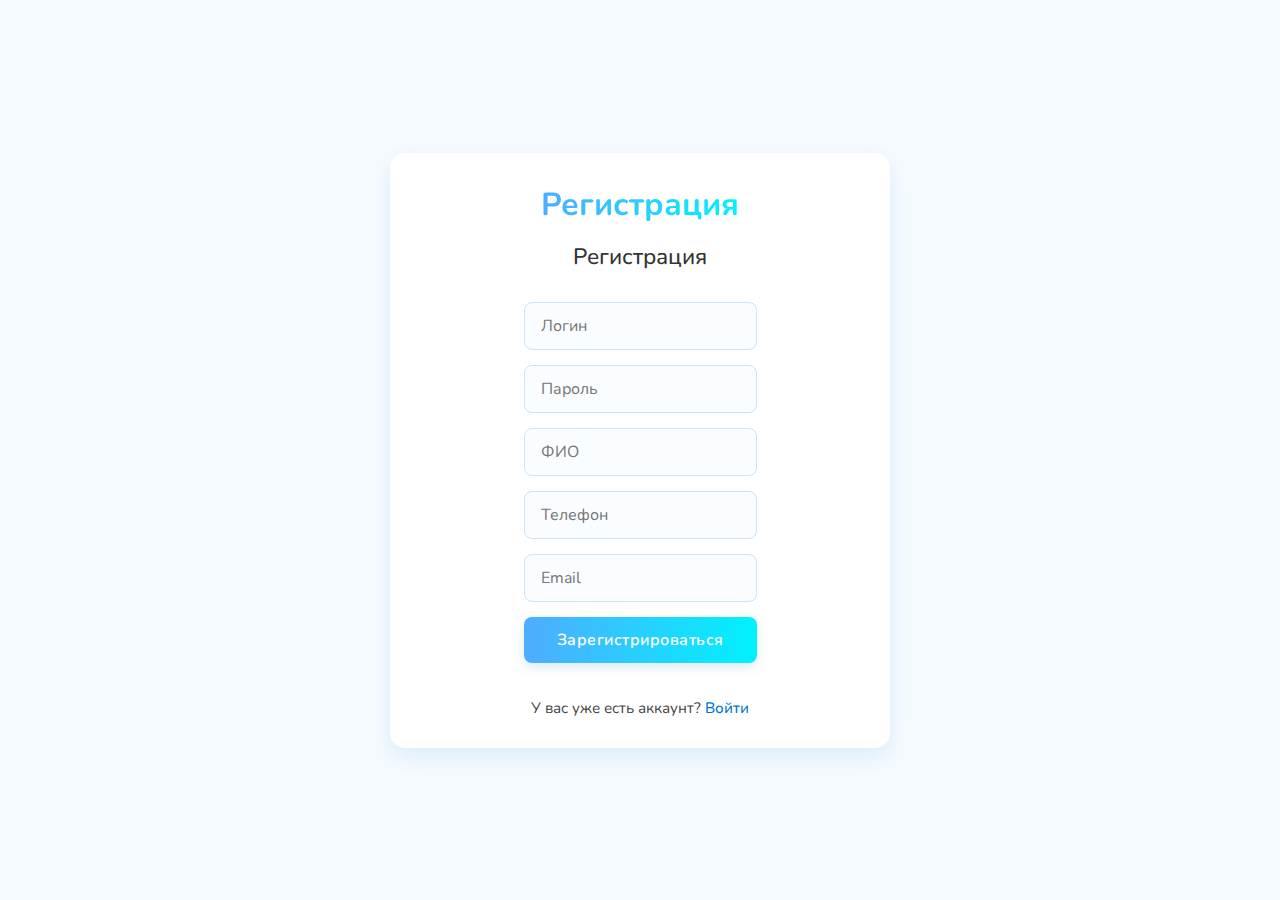
<file: index.html>
<!DOCTYPE html>
<html lang="ru">
  <head>
    <meta charset="UTF-8" />
    <meta name="viewport" content="width=device-width, initial-scale=1.0" />
    <link type="image/x-icon" href="img/favicon.ico" rel="shortcut icon" />
    <link type="Image/x-icon" href="img/favicon.ico" rel="icon" />
    <link rel="preconnect" href="https://fonts.googleapis.com" />
    <link rel="preconnect" href="https://fonts.gstatic.com" crossorigin />
    <link
      href="https://fonts.googleapis.com/css2?family=Nunito:ital,wght@0,200..1000;1,200..1000&display=swap"
      rel="stylesheet"
    />
    <link rel="stylesheet" href="css/style.css" />
    <title>Регистрация</title>
  </head>

  <body>
    <div class="registration_field">
      <h1>Регистрация</h1>
      <h2>Регистрация</h2>
      <form action="applic.html" method="GET">
        <input type="text" name="login" placeholder="Логин" required />
        <input type="password" name="password" placeholder="Пароль" required />
        <input type="text" name="name" placeholder="ФИО" required />
        <input type="tel" name="phone" placeholder="Телефон" required />
        <input type="email" name="email" placeholder="Email" required />
        <button type="submit" class="btn">Зарегистрироваться</button>
      </form>
      <p>У вас уже есть аккаунт? <a href="auth.html">Войти</a></p>
    </div>
  </body>
</html>
</file>
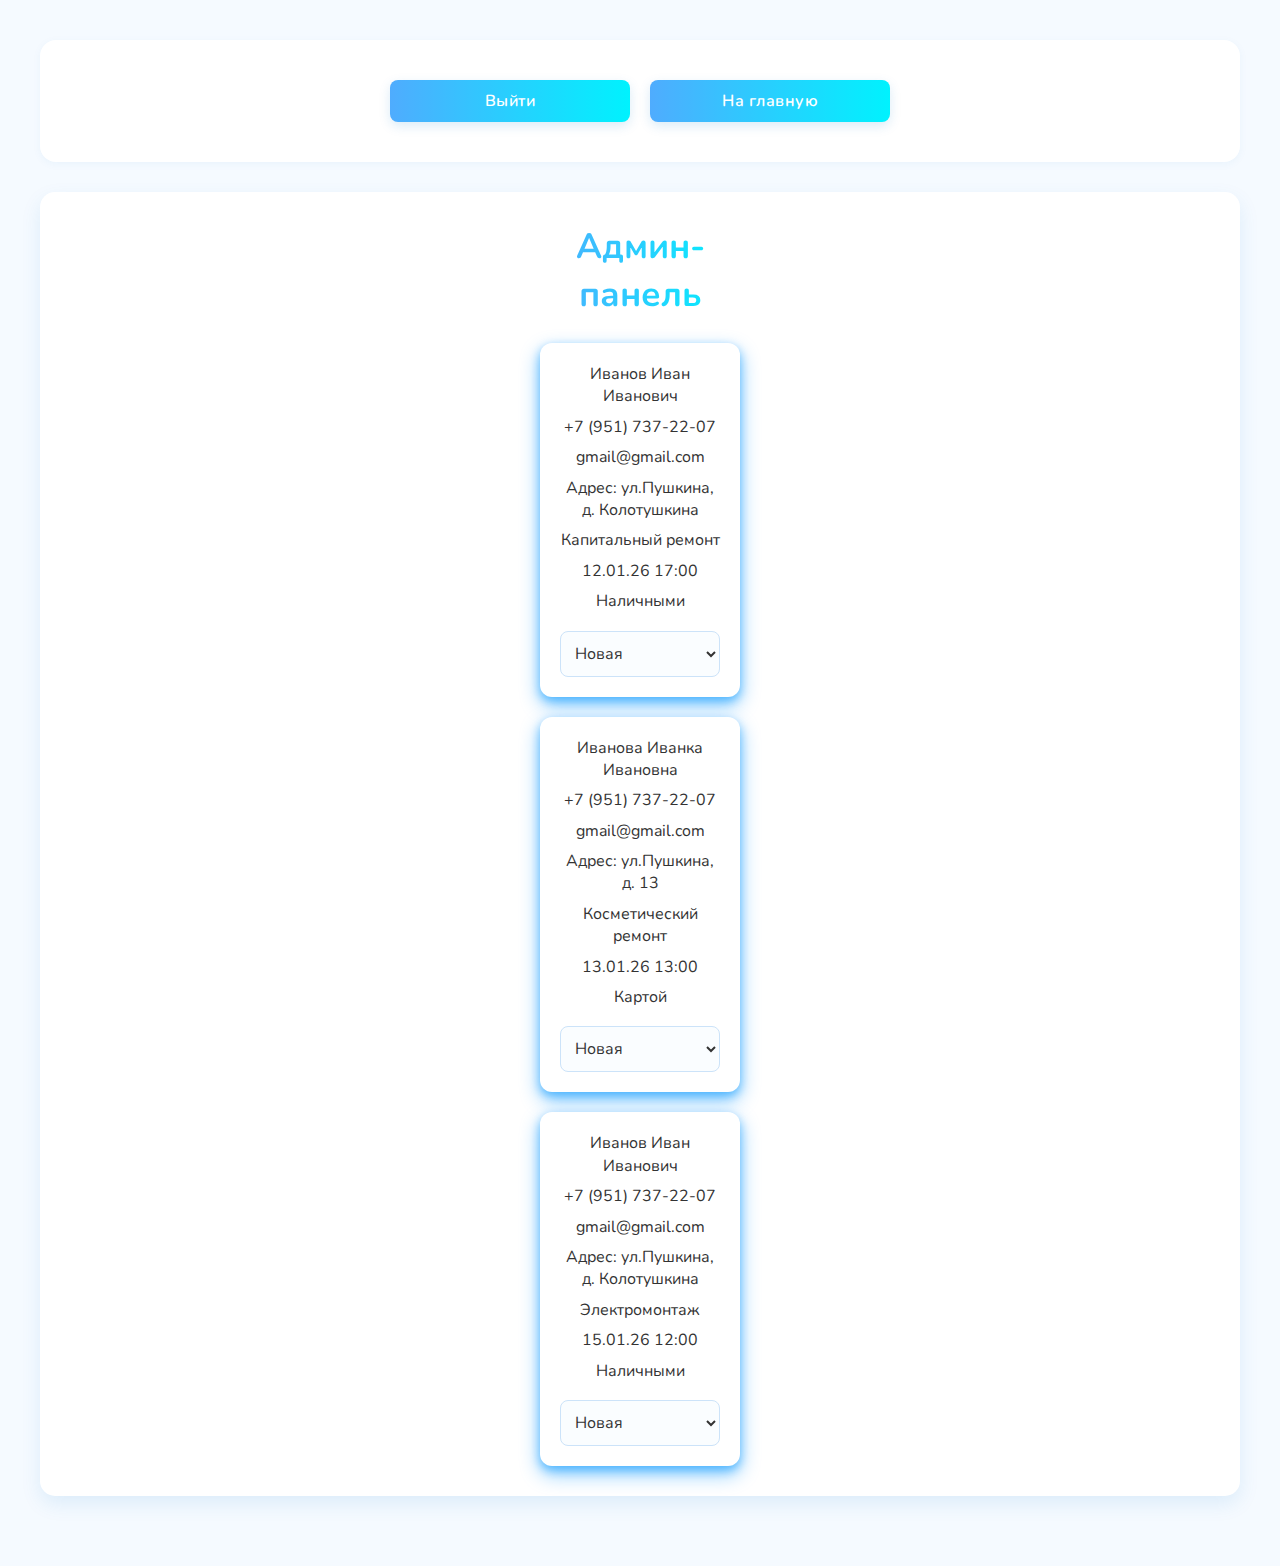
<file: admin.html>
<!DOCTYPE html>
<html lang="ru">
  <head>
    <meta charset="UTF-8" />
    <meta name="viewport" content="width=device-width, initial-scale=1.0" />
    <link type="image/x-icon" href="img/favicon.ico" rel="shortcut icon" />
    <link type="Image/x-icon" href="img/favicon.ico" rel="icon" />
    <link rel="preconnect" href="https://fonts.googleapis.com" />
    <link rel="preconnect" href="https://fonts.gstatic.com" crossorigin />
    <link
      href="https://fonts.googleapis.com/css2?family=Nunito:ital,wght@0,200..1000;1,200..1000&display=swap"
      rel="stylesheet"
    />
    <link rel="stylesheet" href="css/style.css" />
    <title>Мой ремонт</title>
  </head>

  <body>
    <main>
      <div class="main">
        <header class="top-bar">
          <div class="buttons">
            <a href="index.html"
              ><button class="btn" type="button">Выйти</button></a
            >
            <a href="applic.html"><button class="btn">На главную</button></a>
          </div>
        </header>
        <div class="applic_field">
          <h1>Админ-панель</h1>

          <div class="admin">
            <div class="application_admin">
              <div class="application_text">
                <p>Иванов Иван Иванович</p>
                <p>+7 (951) 737-22-07</p>
                <p>gmail@gmail.com</p>
                <p>Адрес: ул.Пушкина, д. Колотушкина</p>
                <p>Капитальный ремонт</p>
                <p>12.01.26 17:00</p>
                <p>Наличными</p>
                <select required>
                  <option value="" disabled selected>Новая</option>
                  <option value="В процессе">В процессе</option>
                  <option value="Завершена">Завершена</option>
                  <option value="Отменена">Отменена</option>
                </select>
              </div>
            </div>

            <div class="application_admin">
              <div class="application_text">
                <p>Иванова Иванка Ивановна</p>
                <p>+7 (951) 737-22-07</p>
                <p>gmail@gmail.com</p>
                <p>Адрес: ул.Пушкина, д. 13</p>
                <p>Косметический ремонт</p>
                <p>13.01.26 13:00</p>
                <p>Картой</p>
                <select required>
                  <option value="" disabled selected>Новая</option>
                  <option value="В процессе">В процессе</option>
                  <option value="Завершена">Завершена</option>
                  <option value="Отменена">Отменена</option>
                </select>
              </div>
            </div>

            <div class="application_admin">
              <div class="application_text">
                <p>Иванов Иван Иванович</p>
                <p>+7 (951) 737-22-07</p>
                <p>gmail@gmail.com</p>
                <p>Адрес: ул.Пушкина, д. Колотушкина</p>
                <p>Электромонтаж</p>
                <p>15.01.26 12:00</p>
                <p>Наличными</p>
                <select required>
                  <option value="" disabled selected>Новая</option>
                  <option value="В процессе">В процессе</option>
                  <option value="Завершена">Завершена</option>
                  <option value="Отменена">Отменена</option>
                </select>
              </div>
            </div>
          </div>
        </div>
      </div>
    </main>
  </body>
</html>
</file>
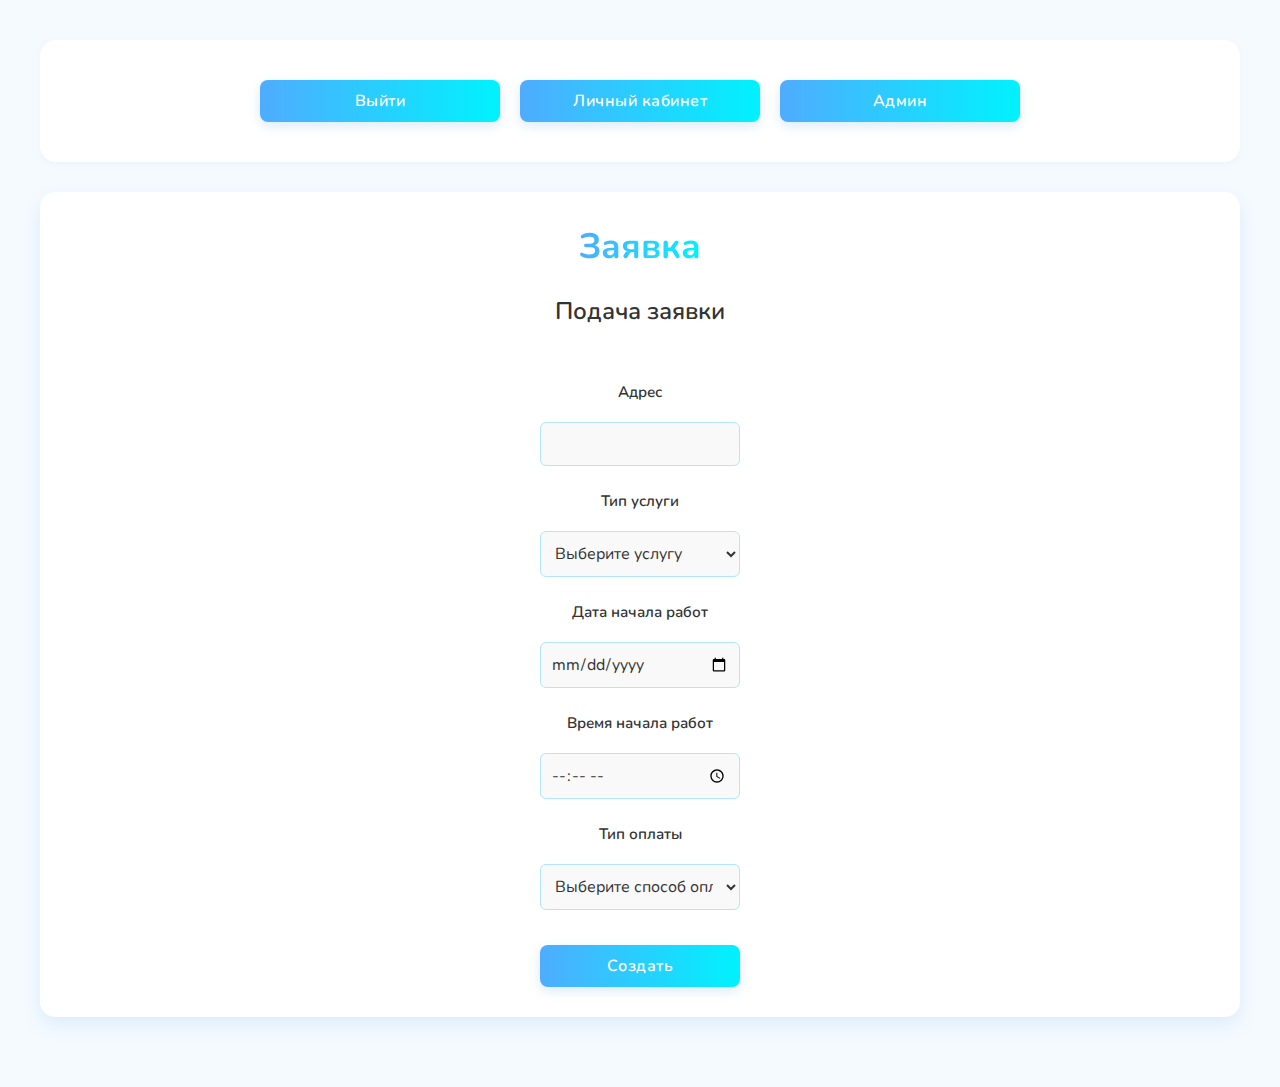
<file: applic.html>
<!DOCTYPE html>
<html lang="ru">
  <head>
    <meta charset="UTF-8" />
    <meta name="viewport" content="width=device-width, initial-scale=1.0" />
    <link type="image/x-icon" href="img/favicon.ico" rel="shortcut icon" />
    <link type="Image/x-icon" href="img/favicon.ico" rel="icon" />
    <link rel="preconnect" href="https://fonts.googleapis.com" />
    <link rel="preconnect" href="https://fonts.gstatic.com" crossorigin />
    <link
      href="https://fonts.googleapis.com/css2?family=Nunito:ital,wght@0,200..1000;1,200..1000&display=swap"
      rel="stylesheet"
    />
    <link rel="stylesheet" href="css/style.css" />
    <title>Заявка</title>
  </head>

  <body>
    <div class="main">
      <header class="top-bar">
        <div class="buttons">
          <a href="index.html"
            ><button class="btn" type="button">Выйти</button></a
          >
          <a href="profile.html"
            ><button class="btn" type="button">Личный кабинет</button></a
          >
          <a href="admin.html"
            ><button class="btn" type="button">Админ</button></a
          >
        </div>
      </header>
      <div class="applic_field">
        <h1>Заявка</h1>
        <h2>Подача заявки</h2>

        <form action="#" method="post" class="applic_form">
          <label for="address">Адрес</label>
          <input type="text" name="address" id="address" required />

          <label for="service">Тип услуги</label>
          <select name="service" id="service" required>
            <option value="" disabled selected>Выберите услугу</option>
            <option value="Косметический ремонт">Услуга 1</option>
            <option value="Капитальный ремонт">Услуга 2</option>
            <option value="Электромонтаж">Услуга 3</option>
          </select>

          <label for="date">Дата начала работ</label>
          <input type="date" name="date" id="date" required />

          <label for="time">Время начала работ</label>
          <input type="time" name="time" id="time" required />

          <label for="payment">Тип оплаты</label>
          <select name="payment" id="payment" required>
            <option value="" disabled selected>Выберите способ оплаты</option>
            <option value="Наличными">Наличными</option>
            <option value="Картой">Картой</option>
          </select>

          <button type="submit" class="btn">Создать</button>
        </form>
      </div>
    </div>
  </body>
</html>
</file>
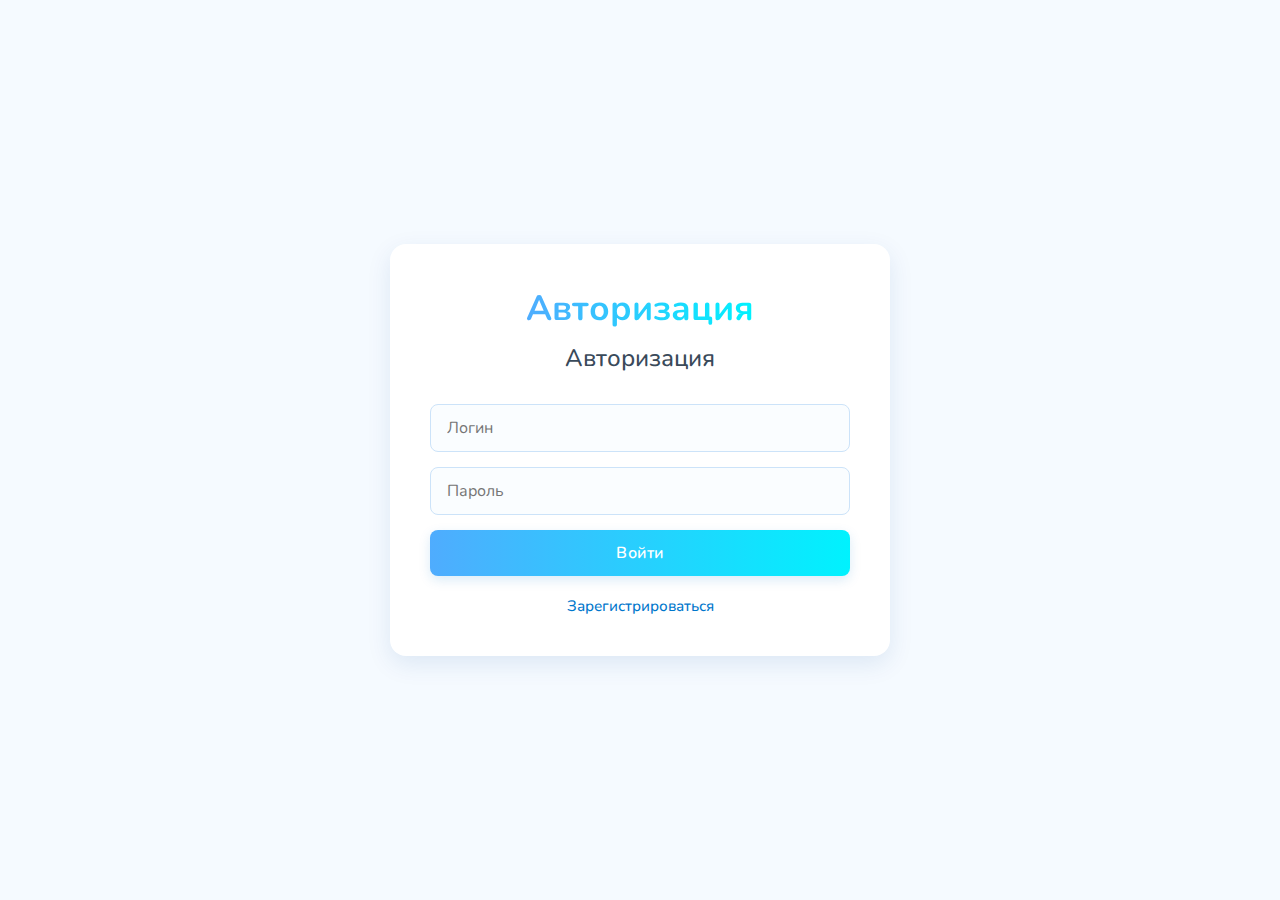
<file: auth.html>
<!DOCTYPE html>
<html lang="ru">
  <head>
    <meta charset="UTF-8" />
    <meta name="viewport" content="width=device-width, initial-scale=1.0" />
    <link type="image/x-icon" href="img/favicon.ico" rel="shortcut icon" />
    <link type="Image/x-icon" href="img/favicon.ico" rel="icon" />
    <link rel="preconnect" href="https://fonts.googleapis.com" />
    <link rel="preconnect" href="https://fonts.gstatic.com" crossorigin />
    <link
      href="https://fonts.googleapis.com/css2?family=Nunito:ital,wght@0,200..1000;1,200..1000&display=swap"
      rel="stylesheet"
    />
    <link rel="stylesheet" href="css/style.css" />
    <title>Войти</title>
  </head>

  <body>
    <div class="login_field">
      <h1>Авторизация</h1>
      <h2>Авторизация</h2>
      <form action="applic.html" method="GET">
        <input type="text" name="login" placeholder="Логин" required />
        <input type="password" placeholder="Пароль" required />
        <button class="btn">Войти</button>
      </form>
      <a href="index.html">
        <p>Зарегистрироваться</p>
      </a>
    </div>
  </body>
</html>
</file>
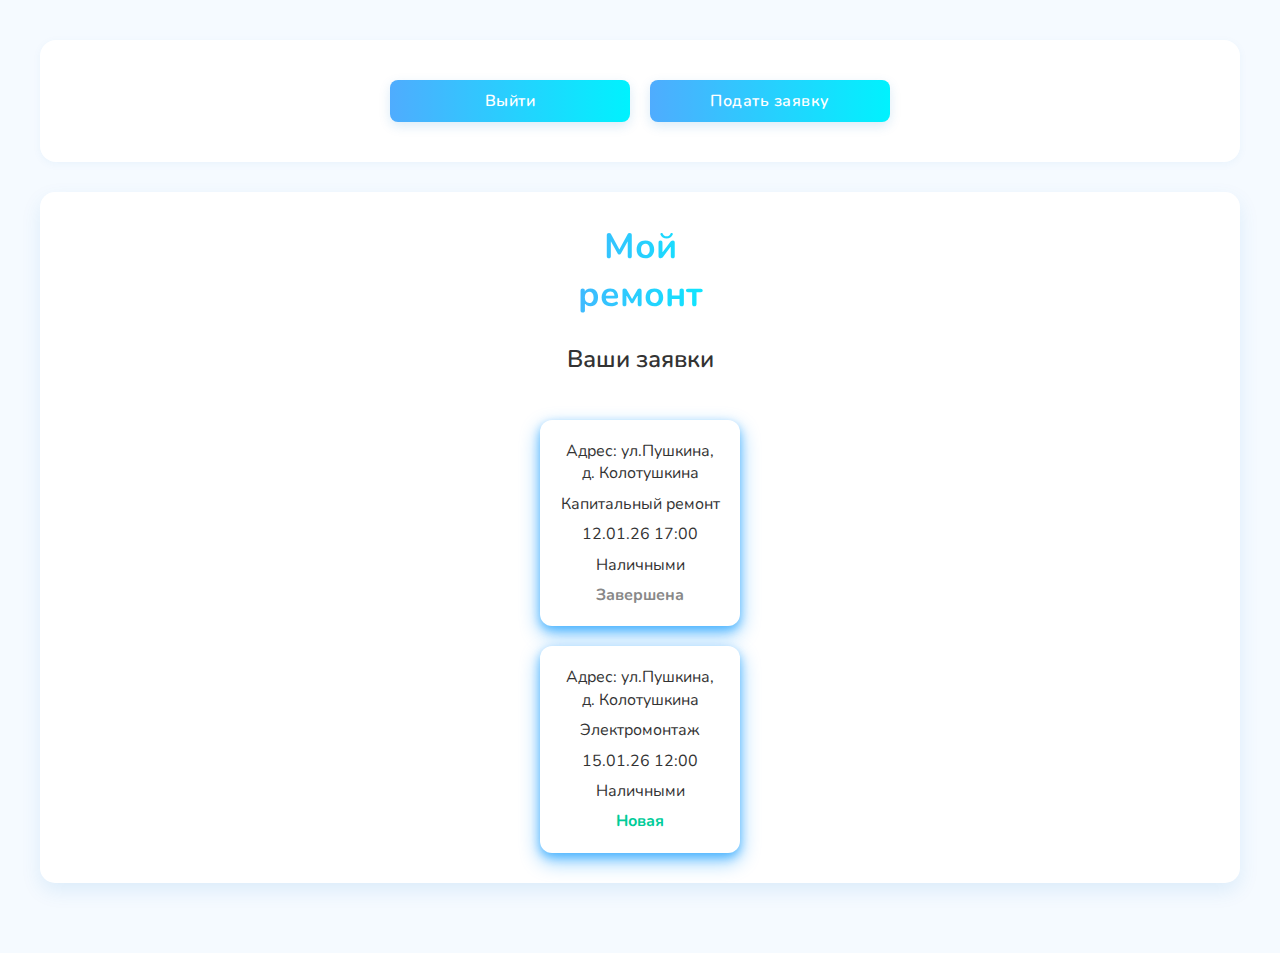
<file: profile.html>
<!DOCTYPE html>
<html lang="ru">
  <head>
    <meta charset="UTF-8" />
    <meta name="viewport" content="width=device-width, initial-scale=1.0" />
    <link type="image/x-icon" href="img/favicon.ico" rel="shortcut icon" />
    <link type="Image/x-icon" href="img/favicon.ico" rel="icon" />
    <link rel="preconnect" href="https://fonts.googleapis.com" />
    <link rel="preconnect" href="https://fonts.gstatic.com" crossorigin />
    <link
      href="https://fonts.googleapis.com/css2?family=Nunito:ital,wght@0,200..1000;1,200..1000&display=swap"
      rel="stylesheet"
    />
    <link rel="stylesheet" href="css/style.css" />
    <title>Ваши заявки</title>
  </head>

  <body>
    <main>
      <div class="main">
        <header class="top-bar">
          <div class="buttons">
            <a href="index.html"
              ><button class="btn" type="button">Выйти</button></a
            >
            <a href="applic.html"
              ><button class="btn" type="button">Подать заявку</button></a
            >
          </div>
        </header>
        <div class="applic_field">
          <h1>Мой ремонт</h1>
          <h2>Ваши заявки</h2>

          <div class="applics">
            <div class="applic">
              <div class="applic_text">
                <p>Адрес: ул.Пушкина, д. Колотушкина</p>
                <p>Капитальный ремонт</p>
                <p>12.01.26 17:00</p>
                <p>Наличными</p>
                <p style="color: gray">Завершена</p>
              </div>
            </div>

            <div class="applic">
              <div class="applic_text">
                <p>Адрес: ул.Пушкина, д. Колотушкина</p>
                <p>Электромонтаж</p>
                <p>15.01.26 12:00</p>
                <p>Наличными</p>
                <p style="color: green">Новая</p>
              </div>
            </div>
          </div>
        </div>
      </div>
    </main>
  </body>
</html>
</file>
<file: css/style.css>
* {
  box-sizing: border-box;
  margin: 0;
  padding: 0;
  font-family: "Nunito", sans-serif;
}

body {
  background: #f5faff;
  color: #1a2a42;
  min-height: 100vh;
  display: flex;
  align-items: center;
  justify-content: center;
  padding: 20px;
}

header.top-bar {
  width: 100%;
  padding: 20px;
  background-color: #ffffff;
  display: flex;
  justify-content: center;
  box-shadow: 0 2px 8px rgba(0, 119, 204, 0.05);
  margin-bottom: 20px;
  flex-wrap: wrap;
  gap: 10px;
  border-radius: 16px;
}

header.top-bar .btn {
  width: 240px;
  text-align: center;
}

.main {
  width: 100%;
  max-width: 500px;
  padding: 40px;
}

.registration_field h1 {
  font-size: 2.2rem;
  font-weight: 700;
  background: linear-gradient(to right, #4facfe, #00f2fe);
  -webkit-background-clip: text;
  -webkit-text-fill-color: transparent;
  background-clip: text;
  color: transparent;
  text-align: center;
  margin-bottom: 10px;
}

.registration_field h2 {
  font-size: 1.5rem;
  font-weight: 500;
  text-align: center;
  margin-bottom: 30px;
  color: #3a4a5a;
}

form {
  display: flex;
  flex-direction: column;
  gap: 15px;
}

input {
  padding: 12px 16px;
  font-size: 1rem;
  border: 1px solid #cce3f9;
  border-radius: 8px;
  background-color: #fafdff;
  transition: border-color 0.3s;
}

input:focus {
  border-color: #0077cc;
  outline: none;
}

button[type="submit"] {
  padding: 12px;
  background-color: #0077cc;
  color: #ffffff;
  border: none;
  border-radius: 8px;
  font-size: 1rem;
  font-weight: 600;
  cursor: pointer;
  transition: background-color 0.3s ease;
}

button[type="submit"]:hover {
  background-color: #005fa3;
}

.registration_field p {
  margin-top: 20px;
  text-align: center;
  font-size: 0.95rem;
  color: #444;
}

.registration_field a {
  color: #0077cc;
  text-decoration: none;
  font-weight: 500;
}

.registration_field a:hover {
  text-decoration: underline;
}

.login_field {
  width: 100%;
  max-width: 500px;
  background-color: #ffffff;
  padding: 40px;
  border-radius: 16px;
  box-shadow: 0 8px 24px rgba(0, 70, 150, 0.1);
  display: flex;
  flex-direction: column;
  align-items: center;
}

.login_field h1 {
  font-size: 2.2rem;
  font-weight: 700;
  background: linear-gradient(to right, #4facfe, #00f2fe);
  -webkit-background-clip: text;
  -webkit-text-fill-color: transparent;
  background-clip: text;
  color: transparent;
  text-align: center;
  margin-bottom: 10px;
}

.login_field h2 {
  font-size: 1.5rem;
  font-weight: 500;
  text-align: center;
  margin-bottom: 30px;
  color: #3a4a5a;
}

.login_field form {
  display: flex;
  flex-direction: column;
  width: 100%;
  gap: 15px;
}

.login_field input {
  padding: 12px 16px;
  font-size: 1rem;
  border: 1px solid #cce3f9;
  border-radius: 8px;
  background-color: #fafdff;
  transition: border-color 0.3s;
}

.login_field input:focus {
  border-color: #0077cc;
  outline: none;
}

.login_field button {
  padding: 12px;
  background-color: #0077cc;
  color: white;
  border: none;
  border-radius: 8px;
  font-size: 1rem;
  font-weight: 600;
  cursor: pointer;
  transition: background-color 0.3s ease;
}

.login_field button:hover {
  background-color: #005fa3;
}

.login_field a {
  margin-top: 20px;
  font-size: 0.95rem;
  text-align: center;
  color: #0077cc;
  text-decoration: none;
  font-weight: 500;
}

.login_field a:hover {
  text-decoration: underline;
}

.main {
  max-width: 100%;
  padding: 20px;
  text-align: center;
}

.main h1 {
  font-size: 2.2rem;
  background: linear-gradient(to right, #4facfe, #00f2fe);
  -webkit-background-clip: text;
  -webkit-text-fill-color: transparent;
  background-clip: text;
  color: transparent;
  margin-bottom: 30px;
  font-weight: 700;
}

.buttons {
  display: flex;
  justify-content: center;
  gap: 20px;
  margin: 20px auto;
  flex-wrap: wrap;
}

.btn {
  padding: 12px 24px;
  background: linear-gradient(to right, #4facfe, #00f2fe);
  color: #ffffff;
  border: none;
  border-radius: 50px;
  font-size: 1rem;
  font-weight: 600;
  letter-spacing: 0.5px;
  cursor: pointer;
  transition: all 0.3s ease;
  box-shadow: 0 4px 12px rgba(0, 119, 204, 0.15);
}

.btn:hover {
  background: linear-gradient(to right, #00c6ff, #0072ff);
  transform: translateY(-1px);
  box-shadow: 0 6px 16px rgba(0, 119, 204, 0.25);
}

.admin {
  display: flex;
  flex-direction: column;
  gap: 20px;
  align-items: center;
}

.application_admin {
  width: 100%;
  max-width: 600px;
  background-color: #ffffff;
  border-radius: 12px;
  box-shadow: 0 4px 10px rgba(0, 149, 255, 0.49),
    0 8px 20px rgba(0, 149, 255, 0.49);
  padding: 20px;
}

.application_text {
  display: flex;
  flex-direction: column;
  gap: 8px;
  font-size: 1rem;
  color: #333;
}

.application_text p {
  margin: 0;
  line-height: 1.4;
}

.application_text select {
  margin-top: 10px;
  padding: 10px;
  border: 1px solid #cce3f9;
  border-radius: 8px;
  font-size: 1rem;
  background-color: #fafdff;
  color: #333;
  transition: border-color 0.3s;
}

.application_text select:focus {
  border-color: #0077cc;
  outline: none;
}

.main h1 {
  font-size: 2.2rem;
  color: #0077cc;
  margin-bottom: 10px;
  font-weight: 700;
}

.main h2 {
  font-size: 1.5rem;
  color: #333;
  margin-bottom: 30px;
  font-weight: 600;
}

.btn {
  padding: 10px 20px;
  background-color: #0077cc;
  color: white;
  border: none;
  border-radius: 8px;
  font-size: 1rem;
  font-weight: 600;
  cursor: pointer;
  transition: background-color 0.3s ease;
}

.btn:hover {
  background-color: #005fa3;
}

.applics {
  display: flex;
  flex-wrap: wrap;
  gap: 20px;
  justify-content: center;
}

.applic {
  flex: 1 1 300px;
  max-width: 400px;
  background-color: #ffffff;
  border-radius: 12px;
  box-shadow: 0 4px 10px rgba(0, 149, 255, 0.49),
    0 8px 20px rgba(0, 149, 255, 0.49);
  padding: 20px;
}

.applic_text {
  display: flex;
  flex-direction: column;
  gap: 8px;
  font-size: 1rem;
  color: #333;
}

.applic_text p {
  margin: 0;
  line-height: 1.4;
}

.applic_text p[style*="gray"] {
  font-weight: bold;
  color: #888 !important;
}

.applic_text p[style*="green"] {
  font-weight: bold;
  color: #00cc99 !important;
}

.applic_field {
  width: 100%;
  background-color: #ffffff;
  margin: 30px auto;
  padding: 30px 500px;
  border-radius: 15px;
  box-shadow: 0 8px 20px rgba(0, 119, 204, 0.1);
  display: flex;
  flex-direction: column;
  align-items: center;
  gap: 15px;
}

.registration_field {
  width: 100%;
  max-width: 500px;
  background-color: #ffffff;
  margin: 30px auto;
  padding: 30px 40px;
  border-radius: 15px;
  box-shadow: 0 8px 20px rgba(0, 119, 204, 0.1);
  display: flex;
  flex-direction: column;
  align-items: center;
  gap: 15px;
}

.registration_field h1,
.registration_field h2 {
  margin: 0;
  text-align: center;
}

.registration_field h1 {
  font-size: 2rem;
  color: #0077cc;
}

.registration_field h2 {
  font-size: 1.4rem;
  color: #333;
  margin-bottom: 15px;
}

.btn {
  padding: 10px 20px;
  background-color: #0077cc;
  color: white;
  border: none;
  border-radius: 8px;
  font-size: 1rem;
  font-weight: 600;
  cursor: pointer;
  transition: background-color 0.3s ease;
}

.btn:hover {
  background-color: #005fa3;
}

.applic_form {
  display: flex;
  flex-direction: column;
  width: 100%;
}

.applic_form label {
  margin-top: 10px;
  font-size: 0.95rem;
  font-weight: 600;
  color: #333;
}

.applic_form input,
.applic_form select {
  margin-top: 5px;
  padding: 10px;
  font-size: 1rem;
  border-radius: 6px;
  border: 1px solid #b3e5fc;
  background-color: #f9f9f9;
  color: #333;
}

.applic_form input:focus,
.applic_form select:focus {
  outline: none;
  border-color: #0077cc;
  box-shadow: 0 0 5px rgba(0, 119, 204, 0.2);
}

.applic_form button[type="submit"] {
  margin-top: 20px;
  background-color: #0077cc;
  color: white;
  font-weight: 600;
  border: none;
  padding: 10px;
  border-radius: 8px;
  cursor: pointer;
  transition: background-color 0.3s ease;
}

.applic_form button[type="submit"]:hover {
  background-color: #005fa3;
}

@media (max-width: 640px) {
  .application_admin {
    padding: 15px;
  }

  .main {
    padding: 10px;
  }

  .main {
    padding: 0 10px;
  }

  .buttons {
    flex-direction: column;
    align-items: center;
  }

  .btn {
    width: 100%;
    max-width: 300px;
  }

  .applic {
    padding: 15px;
  }
}

@media (max-width: 600px) {
  .main {
    padding: 20px;
  }

  .registration_field h1 {
    font-size: 1.8rem;
  }

  .registration_field h2 {
    font-size: 1.3rem;
  }

  .login_field {
    padding: 20px;
  }

  .login_field h1 {
    font-size: 1.8rem;
  }

  .login_field h2 {
    font-size: 1.3rem;
  }

  .registration_field {
    padding: 20px;
    margin: 20px 10px;
  }

  .btn {
    width: 100%;
    max-width: 300px;
  }
}

@media (max-width: 400px) {
  .main {
    padding: 10px;
  }

  .registration_field,
  .login_field,
  .applic_field {
    padding: 20px;
    margin: 20px 10px;
  }

  .registration_field h1,
  .login_field h1 {
    font-size: 1.6rem;
  }

  .registration_field h2,
  .login_field h2 {
    font-size: 1.2rem;
  }

  input,
  select,
  .btn,
  button {
    font-size: 0.95rem;
    padding: 10px 12px;
  }

  .buttons {
    flex-direction: column;
    align-items: center;
    gap: 12px;
  }

  .applic {
    flex: 1 1 100%;
    max-width: 100%;
  }

  .applics {
    flex-direction: column;
    gap: 15px;
  }
}
</file>
